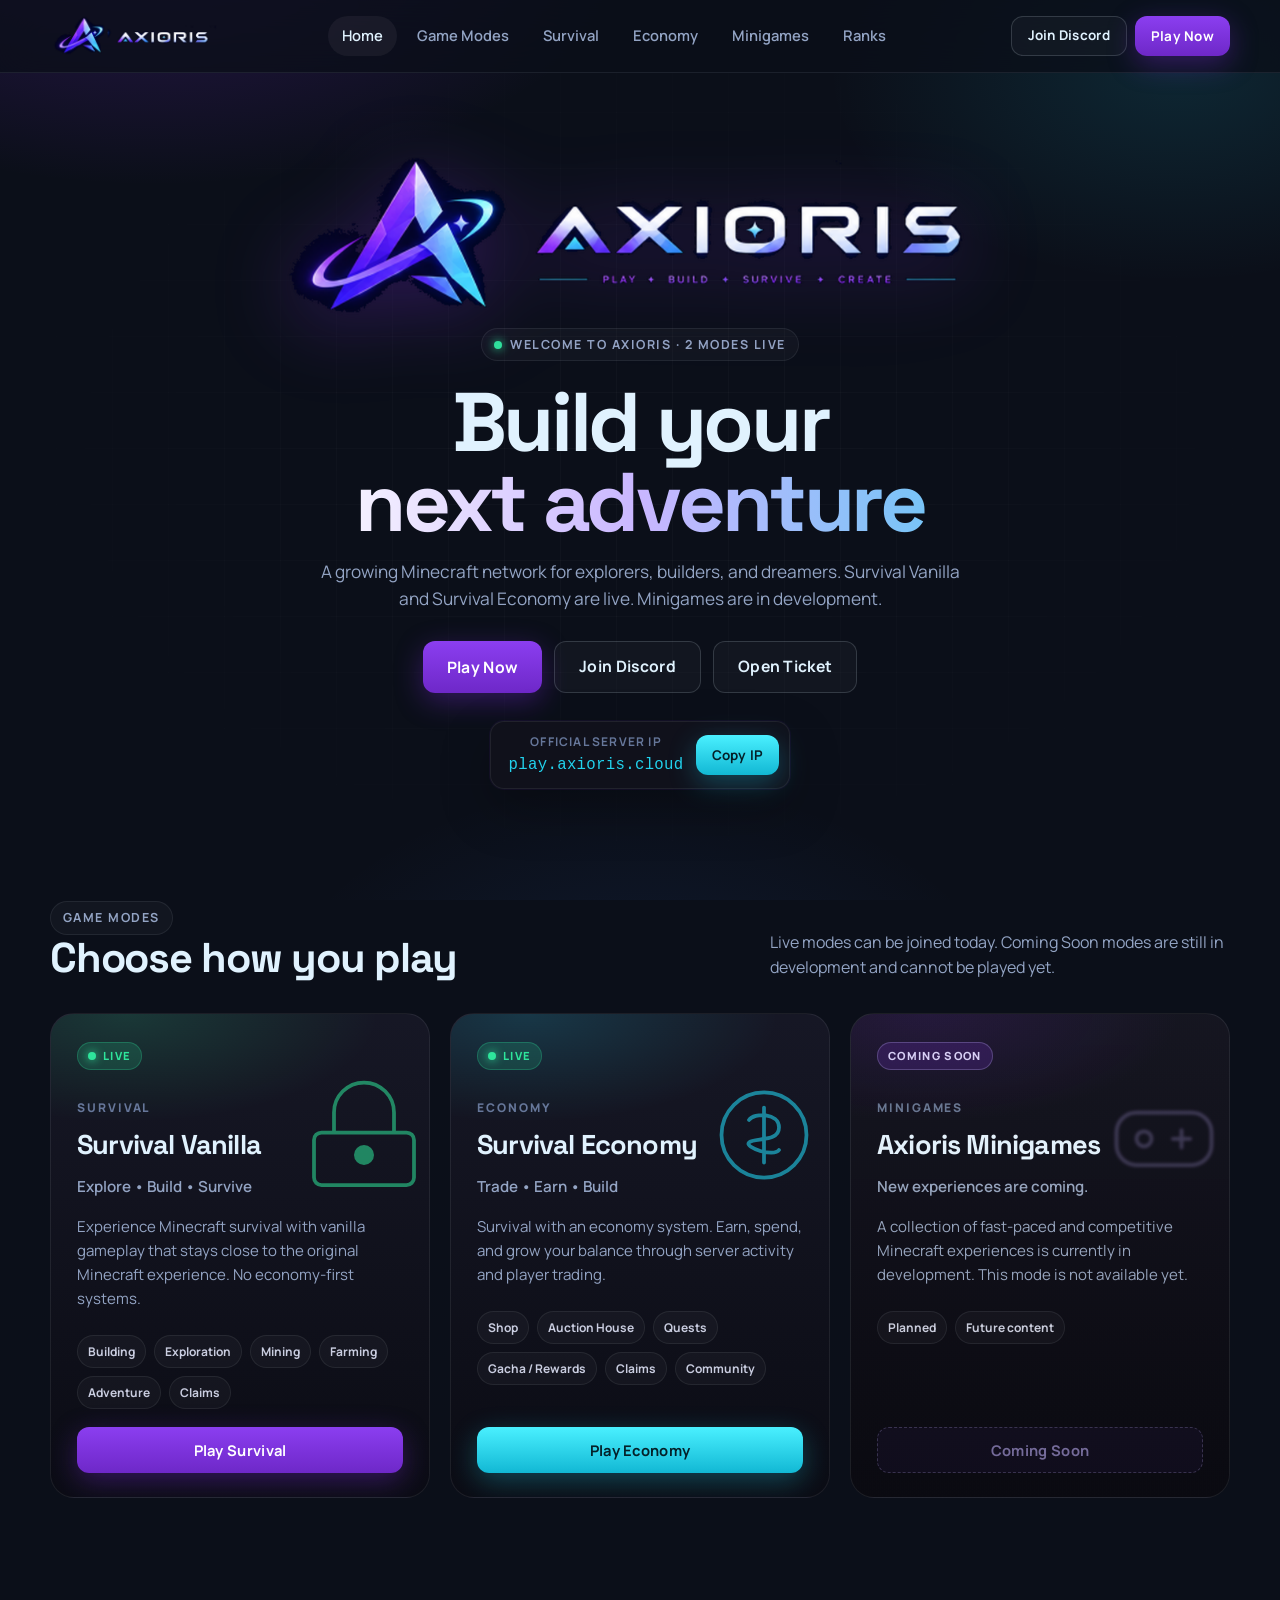
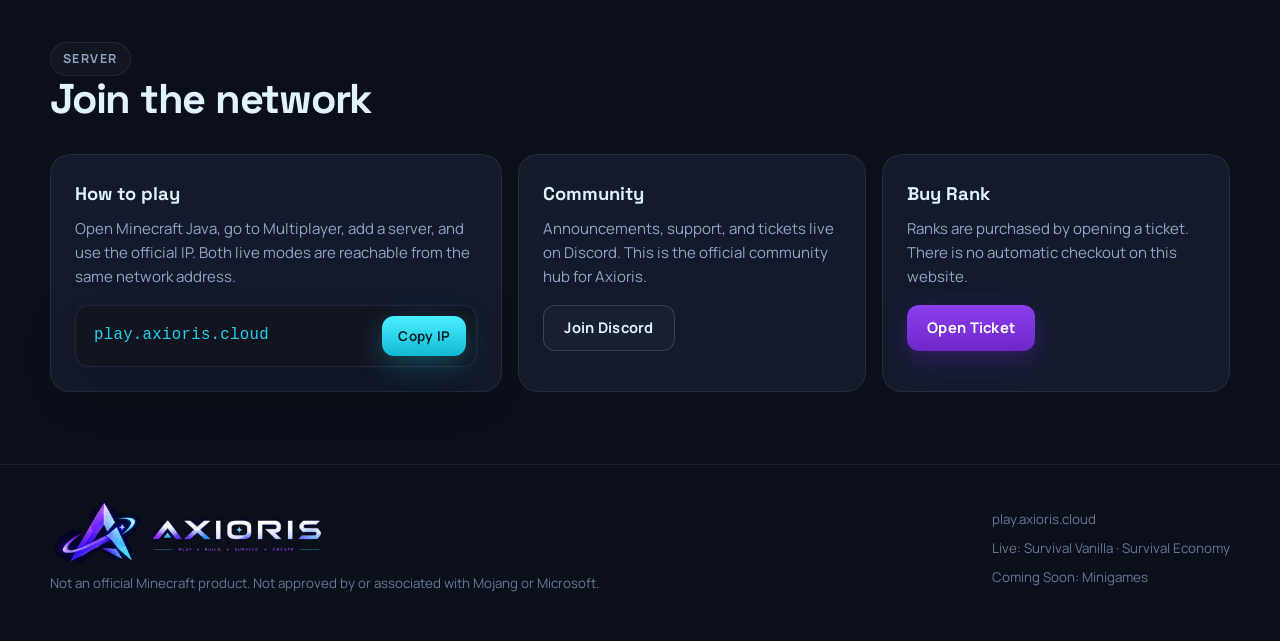
<file: index.html>
<!DOCTYPE html>
<html lang="en">
<head>
  <meta charset="UTF-8" />
  <meta name="viewport" content="width=device-width, initial-scale=1.0" />
  <title>Axioris — Play · Build · Survive · Create</title>
  <meta name="description" content="Axioris is a growing Minecraft network. Play Survival Vanilla and Survival Economy now. Minigames coming soon." />
  <link rel="icon" type="image/png" href="img/favicon.png" />
  <link rel="apple-touch-icon" href="img/favicon.png" />
  <link rel="preconnect" href="https://fonts.googleapis.com" />
  <link rel="preconnect" href="https://fonts.gstatic.com" crossorigin />
  <link href="https://fonts.googleapis.com/css2?family=Manrope:wght@400;500;600;700;800&family=Space+Grotesk:wght@500;600;700&display=swap" rel="stylesheet" />
  <link rel="stylesheet" href="css/style.css" />
</head>
<body>
  <div class="bg-grid"></div>
  <header class="nav">
    <div class="wrap nav-inner">
      <a class="logo" href="index.html"><img src="img/lockup-nav.png" alt="Axioris" /></a>
      <nav class="nav-links">
        <a class="active" href="index.html">Home</a>
        <a href="#modes">Game Modes</a>
        <a href="survival.html">Survival</a>
        <a href="economy.html">Economy</a>
        <a href="minigames.html">Minigames</a>
        <a href="ranks.html">Ranks</a>
      </nav>
      <div class="nav-cta">
        <a class="btn btn-ghost btn-sm" href="https://discord.gg/NhudFGBvV" target="_blank" rel="noopener">Join Discord</a>
        <button class="btn btn-primary btn-sm" data-copy-ip>Play Now</button>
      </div>
      <button class="menu-btn" onclick="toggleMenu()" aria-label="Menu">☰</button>
    </div>
    <div class="mobile-menu wrap">
      <a href="#modes">Game Modes</a>
      <a href="survival.html">Survival</a>
      <a href="economy.html">Economy</a>
      <a href="minigames.html">Minigames</a>
      <a href="ranks.html">Ranks</a>
      <a href="https://discord.gg/NhudFGBvV" target="_blank" rel="noopener">Join Discord</a>
    </div>
  </header>

  <main>
    <section class="hero wrap">
      <img class="logo-hero" src="img/lockup-full.png" alt="Axioris — Play, Build, Survive, Create" />
      <div class="eyebrow"><span class="dot dot-live"></span> Welcome to Axioris · 2 modes live</div>
      <h1>Build your<span>next adventure</span></h1>
      <p class="lead">A growing Minecraft network for explorers, builders, and dreamers. Survival Vanilla and Survival Economy are live. Minigames are in development.</p>
      <div class="hero-actions">
        <button class="btn btn-primary btn-lg" data-copy-ip>Play Now</button>
        <a class="btn btn-ghost btn-lg" href="https://discord.gg/NhudFGBvV" target="_blank" rel="noopener">Join Discord</a>
        <a class="btn btn-ghost btn-lg" href="ranks.html">Open Ticket</a>
      </div>
      <div class="ip-bar">
        <div>
          <div class="ip-label">Official Server IP</div>
          <code>play.axioris.cloud</code>
        </div>
        <button class="btn btn-cyan btn-sm" data-copy-ip>Copy IP</button>
      </div>
    </section>

    <section id="modes">
      <div class="wrap">
        <div class="section-head">
          <div>
            <div class="eyebrow">Game Modes</div>
            <h2>Choose how you play</h2>
          </div>
          <p>Live modes can be joined today. Coming Soon modes are still in development and cannot be played yet.</p>
        </div>

        <div class="mode-grid">
          <article class="mode-card survival">
            <svg class="mode-art" viewBox="0 0 120 120" fill="none" aria-hidden="true">
              <rect x="20" y="58" width="80" height="42" rx="6" stroke="#2ee59b" stroke-width="3"/>
              <path d="M36 58V42a24 24 0 0 1 48 0v16" stroke="#2ee59b" stroke-width="3"/>
              <circle cx="60" cy="76" r="8" fill="#2ee59b"/>
            </svg>
            <span class="badge badge-live"><span class="dot dot-live"></span> Live</span>
            <div class="mode-kicker">Survival</div>
            <h3>Survival Vanilla</h3>
            <p class="mode-tags">Explore • Build • Survive</p>
            <p class="mode-desc">Experience Minecraft survival with vanilla gameplay that stays close to the original Minecraft experience. No economy-first systems.</p>
            <div class="chips">
              <span class="chip">Building</span>
              <span class="chip">Exploration</span>
              <span class="chip">Mining</span>
              <span class="chip">Farming</span>
              <span class="chip">Adventure</span>
              <span class="chip">Claims</span>
            </div>
            <div class="spacer"></div>
            <a class="btn btn-primary" href="survival.html">Play Survival</a>
          </article>

          <article class="mode-card economy">
            <svg class="mode-art" viewBox="0 0 120 120" fill="none" aria-hidden="true">
              <circle cx="60" cy="60" r="34" stroke="#22e0ff" stroke-width="3"/>
              <path d="M60 38v44M48 48c4-6 24-6 24 6s-20 8-24 12 20 12 24 6" stroke="#22e0ff" stroke-width="3" stroke-linecap="round"/>
            </svg>
            <span class="badge badge-live"><span class="dot dot-live"></span> Live</span>
            <div class="mode-kicker">Economy</div>
            <h3>Survival Economy</h3>
            <p class="mode-tags">Trade • Earn • Build</p>
            <p class="mode-desc">Survival with an economy system. Earn, spend, and grow your balance through server activity and player trading.</p>
            <div class="chips">
              <span class="chip">Shop</span>
              <span class="chip">Auction House</span>
              <span class="chip">Quests</span>
              <span class="chip">Gacha / Rewards</span>
              <span class="chip">Claims</span>
              <span class="chip">Community</span>
            </div>
            <div class="spacer"></div>
            <a class="btn btn-cyan" href="economy.html" style="color:#042028">Play Economy</a>
          </article>

          <article class="mode-card minigames">
            <svg class="mode-art" viewBox="0 0 120 120" fill="none" aria-hidden="true">
              <rect x="22" y="42" width="76" height="42" rx="16" stroke="#b7a4ff" stroke-width="3"/>
              <circle cx="44" cy="63" r="6" stroke="#b7a4ff" stroke-width="3"/>
              <path d="M74 56v14M67 63h14" stroke="#b7a4ff" stroke-width="3" stroke-linecap="round"/>
            </svg>
            <span class="badge badge-soon">Coming Soon</span>
            <div class="mode-kicker">Minigames</div>
            <h3>Axioris Minigames</h3>
            <p class="mode-tags">New experiences are coming.</p>
            <p class="mode-desc">A collection of fast-paced and competitive Minecraft experiences is currently in development. This mode is not available yet.</p>
            <div class="chips">
              <span class="chip">Planned</span>
              <span class="chip">Future content</span>
            </div>
            <div class="spacer"></div>
            <a class="btn btn-soon" href="minigames.html">Coming Soon</a>
          </article>
        </div>
      </div>
    </section>

    <section>
      <div class="wrap">
        <div class="section-head">
          <div>
            <div class="eyebrow">Server</div>
            <h2>Join the network</h2>
          </div>
        </div>
        <div class="info-grid">
          <article class="info-card">
            <h3>How to play</h3>
            <p>Open Minecraft Java, go to Multiplayer, add a server, and use the official IP. Both live modes are reachable from the same network address.</p>
            <div class="ip-bar" style="width:100%; justify-content:space-between;">
              <code>play.axioris.cloud</code>
              <button class="btn btn-cyan btn-sm" data-copy-ip>Copy IP</button>
            </div>
          </article>
          <article class="info-card">
            <h3>Community</h3>
            <p>Announcements, support, and tickets live on Discord. This is the official community hub for Axioris.</p>
            <a class="btn btn-ghost" href="https://discord.gg/NhudFGBvV" target="_blank" rel="noopener">Join Discord</a>
          </article>
          <article class="info-card">
            <h3>Buy Rank</h3>
            <p>Ranks are purchased by opening a ticket. There is no automatic checkout on this website.</p>
            <a class="btn btn-primary" href="ranks.html">Open Ticket</a>
          </article>
        </div>
      </div>
    </section>
  </main>

  <footer>
    <div class="wrap foot">
      <div>
        <a class="logo logo-foot" href="index.html"><img src="img/lockup-full.png" alt="Axioris" /></a>
        <small>Not an official Minecraft product. Not approved by or associated with Mojang or Microsoft.</small>
      </div>
      <div>
        <small>play.axioris.cloud</small>
        <small>Live: Survival Vanilla · Survival Economy</small>
        <small>Coming Soon: Minigames</small>
      </div>
    </div>
  </footer>
  <script src="js/main.js"></script>
</body>
</html>
</file>
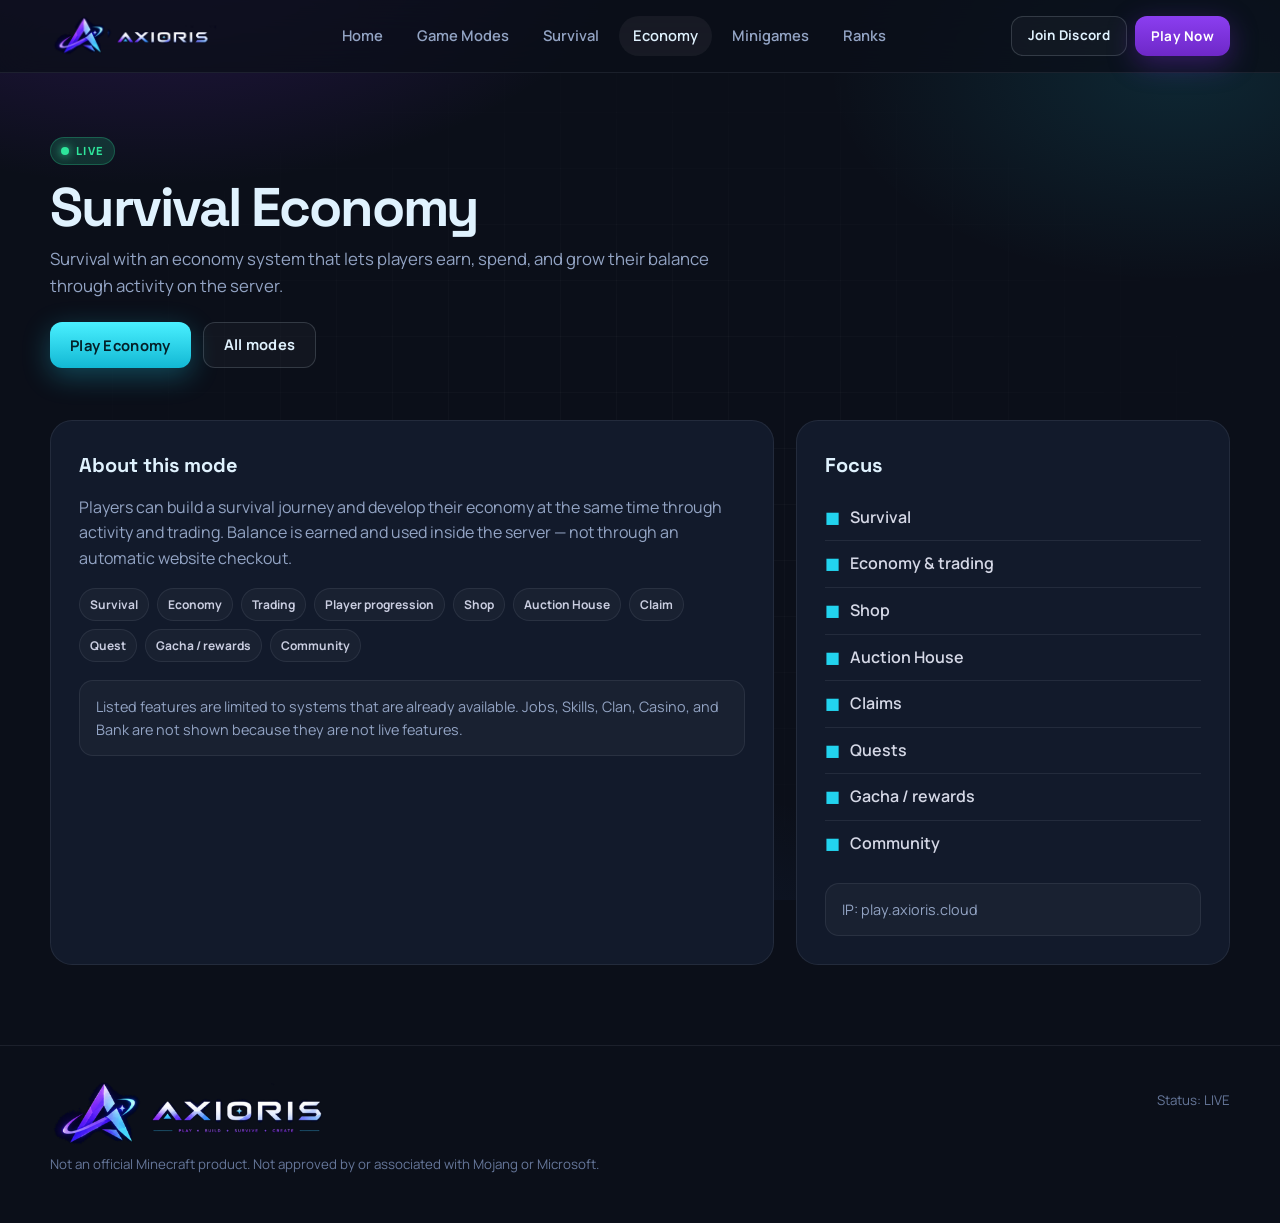
<file: economy.html>
<!DOCTYPE html>
<html lang="en">
<head>
  <meta charset="UTF-8" />
  <meta name="viewport" content="width=device-width, initial-scale=1.0" />
  <title>Survival Economy — Axioris</title>
  <link rel="icon" type="image/png" href="img/favicon.png" />
  <link rel="apple-touch-icon" href="img/favicon.png" />
  <link rel="preconnect" href="https://fonts.googleapis.com" />
  <link rel="preconnect" href="https://fonts.gstatic.com" crossorigin />
  <link href="https://fonts.googleapis.com/css2?family=Manrope:wght@400;500;600;700;800&family=Space+Grotesk:wght@500;600;700&display=swap" rel="stylesheet" />
  <link rel="stylesheet" href="css/style.css" />
</head>
<body>
  <div class="bg-grid"></div>
  <header class="nav">
    <div class="wrap nav-inner">
      <a class="logo" href="index.html"><img src="img/lockup-nav.png" alt="Axioris" /></a>
      <nav class="nav-links">
        <a href="index.html">Home</a>
        <a href="index.html#modes">Game Modes</a>
        <a href="survival.html">Survival</a>
        <a class="active" href="economy.html">Economy</a>
        <a href="minigames.html">Minigames</a>
        <a href="ranks.html">Ranks</a>
      </nav>
      <div class="nav-cta">
        <a class="btn btn-ghost btn-sm" href="https://discord.gg/NhudFGBvV" target="_blank" rel="noopener">Join Discord</a>
        <button class="btn btn-primary btn-sm" data-copy-ip>Play Now</button>
      </div>
      <button class="menu-btn" onclick="toggleMenu()" aria-label="Menu">☰</button>
    </div>
    <div class="mobile-menu wrap">
      <a href="index.html#modes">Game Modes</a>
      <a href="survival.html">Survival</a>
      <a href="economy.html">Economy</a>
      <a href="minigames.html">Minigames</a>
      <a href="ranks.html">Ranks</a>
    </div>
  </header>

  <main class="wrap">
    <section class="page-hero">
      <span class="badge badge-live"><span class="dot dot-live"></span> Live</span>
      <h1>Survival Economy</h1>
      <p>Survival with an economy system that lets players earn, spend, and grow their balance through activity on the server.</p>
      <div class="hero-actions" style="justify-content:flex-start; margin-top:22px;">
        <button class="btn btn-cyan" data-copy-ip style="color:#042028">Play Economy</button>
        <a class="btn btn-ghost" href="index.html#modes">All modes</a>
      </div>
    </section>

    <div class="detail-grid">
      <div class="panel">
        <h2>About this mode</h2>
        <p style="color:var(--muted); margin-bottom:16px;">Players can build a survival journey and develop their economy at the same time through activity and trading. Balance is earned and used inside the server — not through an automatic website checkout.</p>
        <div class="chips">
          <span class="chip">Survival</span>
          <span class="chip">Economy</span>
          <span class="chip">Trading</span>
          <span class="chip">Player progression</span>
          <span class="chip">Shop</span>
          <span class="chip">Auction House</span>
          <span class="chip">Claim</span>
          <span class="chip">Quest</span>
          <span class="chip">Gacha / rewards</span>
          <span class="chip">Community</span>
        </div>
        <div class="note">Listed features are limited to systems that are already available. Jobs, Skills, Clan, Casino, and Bank are not shown because they are not live features.</div>
      </div>
      <aside class="panel">
        <h2>Focus</h2>
        <ul class="focus-list">
          <li><span>■</span> Survival</li>
          <li><span>■</span> Economy &amp; trading</li>
          <li><span>■</span> Shop</li>
          <li><span>■</span> Auction House</li>
          <li><span>■</span> Claims</li>
          <li><span>■</span> Quests</li>
          <li><span>■</span> Gacha / rewards</li>
          <li><span>■</span> Community</li>
        </ul>
        <div class="note">IP: play.axioris.cloud</div>
      </aside>
    </div>
  </main>

  <footer>
    <div class="wrap foot">
      <div>
        <a class="logo logo-foot" href="index.html"><img src="img/lockup-full.png" alt="Axioris" /></a>
        <small>Not an official Minecraft product. Not approved by or associated with Mojang or Microsoft.</small>
      </div>
      <small>Status: LIVE</small>
    </div>
  </footer>
  <script src="js/main.js"></script>
</body>
</html>
</file>
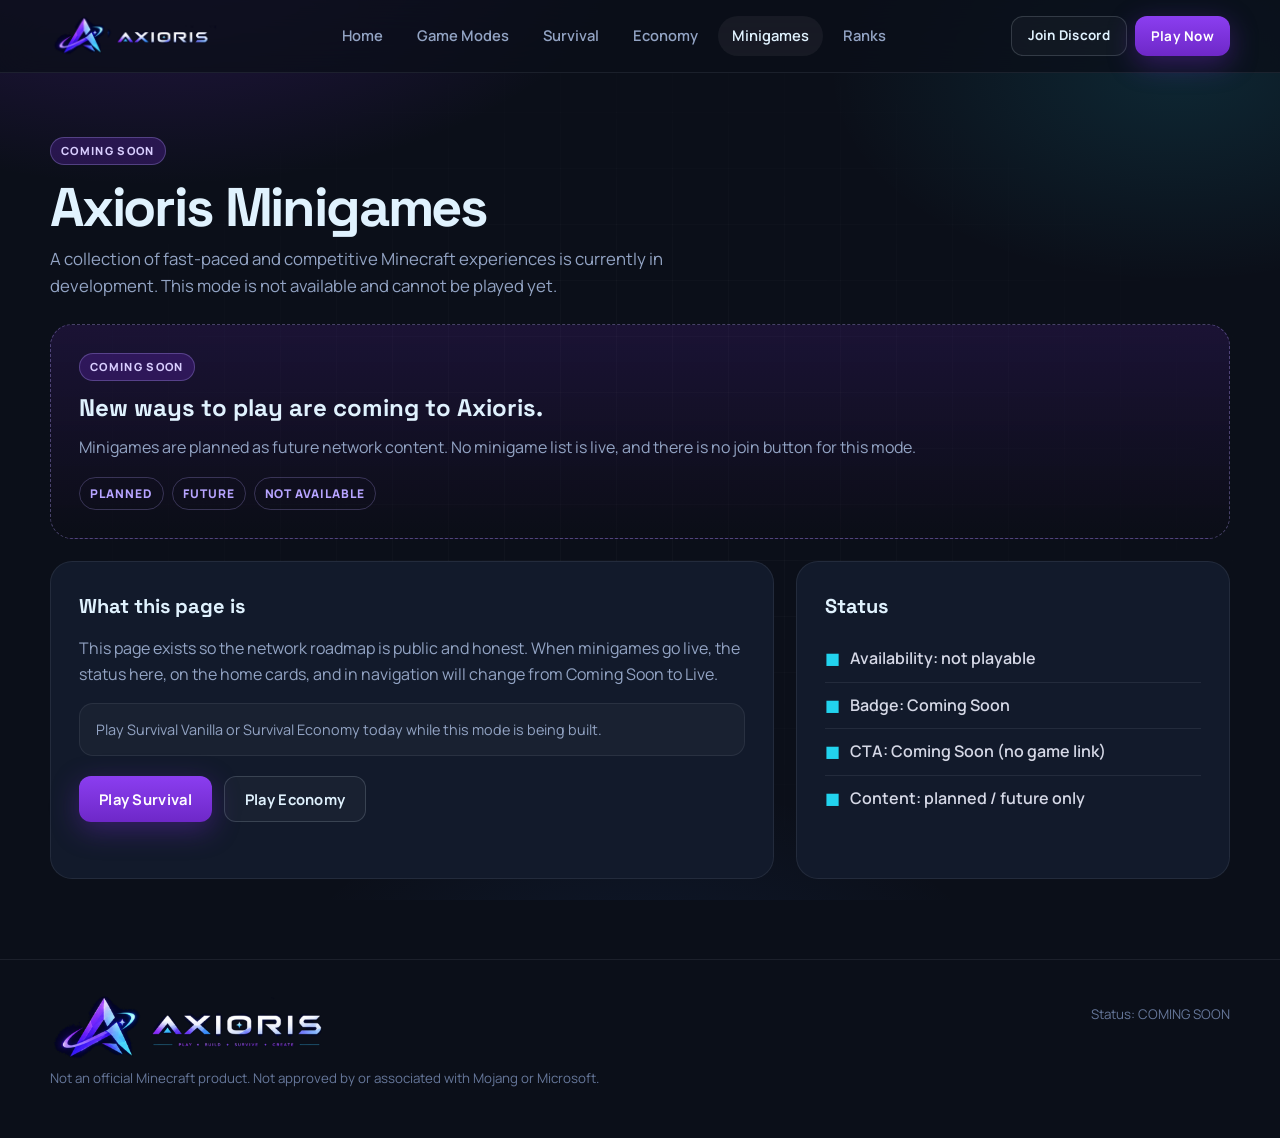
<file: minigames.html>
<!DOCTYPE html>
<html lang="en">
<head>
  <meta charset="UTF-8" />
  <meta name="viewport" content="width=device-width, initial-scale=1.0" />
  <title>Minigames — Coming Soon · Axioris</title>
  <link rel="icon" type="image/png" href="img/favicon.png" />
  <link rel="apple-touch-icon" href="img/favicon.png" />
  <link rel="preconnect" href="https://fonts.googleapis.com" />
  <link rel="preconnect" href="https://fonts.gstatic.com" crossorigin />
  <link href="https://fonts.googleapis.com/css2?family=Manrope:wght@400;500;600;700;800&family=Space+Grotesk:wght@500;600;700&display=swap" rel="stylesheet" />
  <link rel="stylesheet" href="css/style.css" />
</head>
<body>
  <div class="bg-grid"></div>
  <header class="nav">
    <div class="wrap nav-inner">
      <a class="logo" href="index.html"><img src="img/lockup-nav.png" alt="Axioris" /></a>
      <nav class="nav-links">
        <a href="index.html">Home</a>
        <a href="index.html#modes">Game Modes</a>
        <a href="survival.html">Survival</a>
        <a href="economy.html">Economy</a>
        <a class="active" href="minigames.html">Minigames</a>
        <a href="ranks.html">Ranks</a>
      </nav>
      <div class="nav-cta">
        <a class="btn btn-ghost btn-sm" href="https://discord.gg/NhudFGBvV" target="_blank" rel="noopener">Join Discord</a>
        <button class="btn btn-primary btn-sm" data-copy-ip>Play Now</button>
      </div>
      <button class="menu-btn" onclick="toggleMenu()" aria-label="Menu">☰</button>
    </div>
    <div class="mobile-menu wrap">
      <a href="index.html#modes">Game Modes</a>
      <a href="survival.html">Survival</a>
      <a href="economy.html">Economy</a>
      <a href="minigames.html">Minigames</a>
      <a href="ranks.html">Ranks</a>
    </div>
  </header>

  <main class="wrap">
    <section class="page-hero">
      <span class="badge badge-soon">Coming Soon</span>
      <h1>Axioris Minigames</h1>
      <p>A collection of fast-paced and competitive Minecraft experiences is currently in development. This mode is not available and cannot be played yet.</p>
    </section>

    <div class="soon-banner">
      <span class="badge badge-soon">Coming Soon</span>
      <h2>New ways to play are coming to Axioris.</h2>
      <p>Minigames are planned as future network content. No minigame list is live, and there is no join button for this mode.</p>
      <div class="planned">
        <span>Planned</span>
        <span>Future</span>
        <span>Not available</span>
      </div>
    </div>

    <div class="detail-grid" style="padding-top:0;">
      <div class="panel">
        <h2>What this page is</h2>
        <p style="color:var(--muted);">This page exists so the network roadmap is public and honest. When minigames go live, the status here, on the home cards, and in navigation will change from Coming Soon to Live.</p>
        <div class="note">Play Survival Vanilla or Survival Economy today while this mode is being built.</div>
        <div class="hero-actions" style="justify-content:flex-start; margin-top:20px;">
          <a class="btn btn-primary" href="survival.html">Play Survival</a>
          <a class="btn btn-ghost" href="economy.html">Play Economy</a>
        </div>
      </div>
      <aside class="panel">
        <h2>Status</h2>
        <ul class="focus-list">
          <li><span>■</span> Availability: not playable</li>
          <li><span>■</span> Badge: Coming Soon</li>
          <li><span>■</span> CTA: Coming Soon (no game link)</li>
          <li><span>■</span> Content: planned / future only</li>
        </ul>
      </aside>
    </div>
  </main>

  <footer>
    <div class="wrap foot">
      <div>
        <a class="logo logo-foot" href="index.html"><img src="img/lockup-full.png" alt="Axioris" /></a>
        <small>Not an official Minecraft product. Not approved by or associated with Mojang or Microsoft.</small>
      </div>
      <small>Status: COMING SOON</small>
    </div>
  </footer>
  <script src="js/main.js"></script>
</body>
</html>
</file>
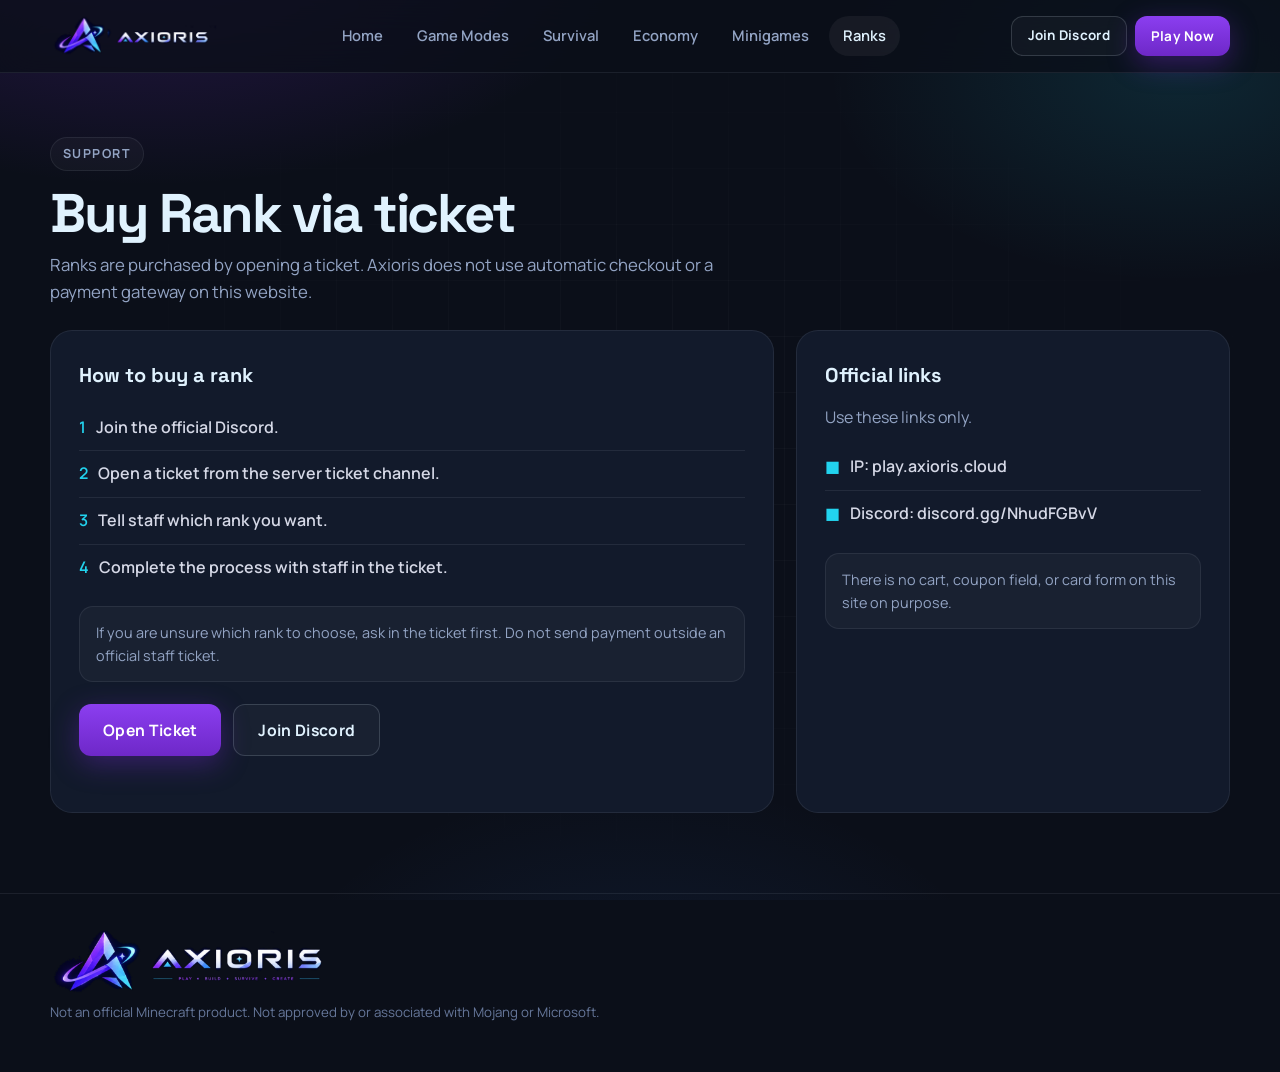
<file: ranks.html>
<!DOCTYPE html>
<html lang="en">
<head>
  <meta charset="UTF-8" />
  <meta name="viewport" content="width=device-width, initial-scale=1.0" />
  <title>Buy Rank — Open Ticket · Axioris</title>
  <link rel="icon" type="image/png" href="img/favicon.png" />
  <link rel="apple-touch-icon" href="img/favicon.png" />
  <link rel="preconnect" href="https://fonts.googleapis.com" />
  <link rel="preconnect" href="https://fonts.gstatic.com" crossorigin />
  <link href="https://fonts.googleapis.com/css2?family=Manrope:wght@400;500;600;700;800&family=Space+Grotesk:wght@500;600;700&display=swap" rel="stylesheet" />
  <link rel="stylesheet" href="css/style.css" />
</head>
<body>
  <div class="bg-grid"></div>
  <header class="nav">
    <div class="wrap nav-inner">
      <a class="logo" href="index.html"><img src="img/lockup-nav.png" alt="Axioris" /></a>
      <nav class="nav-links">
        <a href="index.html">Home</a>
        <a href="index.html#modes">Game Modes</a>
        <a href="survival.html">Survival</a>
        <a href="economy.html">Economy</a>
        <a href="minigames.html">Minigames</a>
        <a class="active" href="ranks.html">Ranks</a>
      </nav>
      <div class="nav-cta">
        <a class="btn btn-ghost btn-sm" href="https://discord.gg/NhudFGBvV" target="_blank" rel="noopener">Join Discord</a>
        <button class="btn btn-primary btn-sm" data-copy-ip>Play Now</button>
      </div>
      <button class="menu-btn" onclick="toggleMenu()" aria-label="Menu">☰</button>
    </div>
    <div class="mobile-menu wrap">
      <a href="index.html#modes">Game Modes</a>
      <a href="survival.html">Survival</a>
      <a href="economy.html">Economy</a>
      <a href="minigames.html">Minigames</a>
      <a href="ranks.html">Ranks</a>
    </div>
  </header>

  <main class="wrap">
    <section class="page-hero">
      <div class="eyebrow">Support</div>
      <h1>Buy Rank via ticket</h1>
      <p>Ranks are purchased by opening a ticket. Axioris does not use automatic checkout or a payment gateway on this website.</p>
    </section>

    <div class="detail-grid">
      <div class="panel">
        <h2>How to buy a rank</h2>
        <ul class="focus-list">
          <li><span>1</span> Join the official Discord.</li>
          <li><span>2</span> Open a ticket from the server ticket channel.</li>
          <li><span>3</span> Tell staff which rank you want.</li>
          <li><span>4</span> Complete the process with staff in the ticket.</li>
        </ul>
        <div class="note">If you are unsure which rank to choose, ask in the ticket first. Do not send payment outside an official staff ticket.</div>
        <div class="hero-actions" style="justify-content:flex-start; margin-top:22px;">
          <a class="btn btn-primary btn-lg" href="https://discord.gg/NhudFGBvV" target="_blank" rel="noopener">Open Ticket</a>
          <a class="btn btn-ghost btn-lg" href="https://discord.gg/NhudFGBvV" target="_blank" rel="noopener">Join Discord</a>
        </div>
      </div>
      <aside class="panel">
        <h2>Official links</h2>
        <p style="color:var(--muted); margin-bottom:14px;">Use these links only.</p>
        <ul class="focus-list">
          <li><span>■</span> IP: play.axioris.cloud</li>
          <li><span>■</span> Discord: discord.gg/NhudFGBvV</li>
        </ul>
        <div class="note">There is no cart, coupon field, or card form on this site on purpose.</div>
      </aside>
    </div>
  </main>

  <footer>
    <div class="wrap foot">
      <div>
        <a class="logo logo-foot" href="index.html"><img src="img/lockup-full.png" alt="Axioris" /></a>
        <small>Not an official Minecraft product. Not approved by or associated with Mojang or Microsoft.</small>
      </div>
    </div>
  </footer>
  <script src="js/main.js"></script>
</body>
</html>
</file>
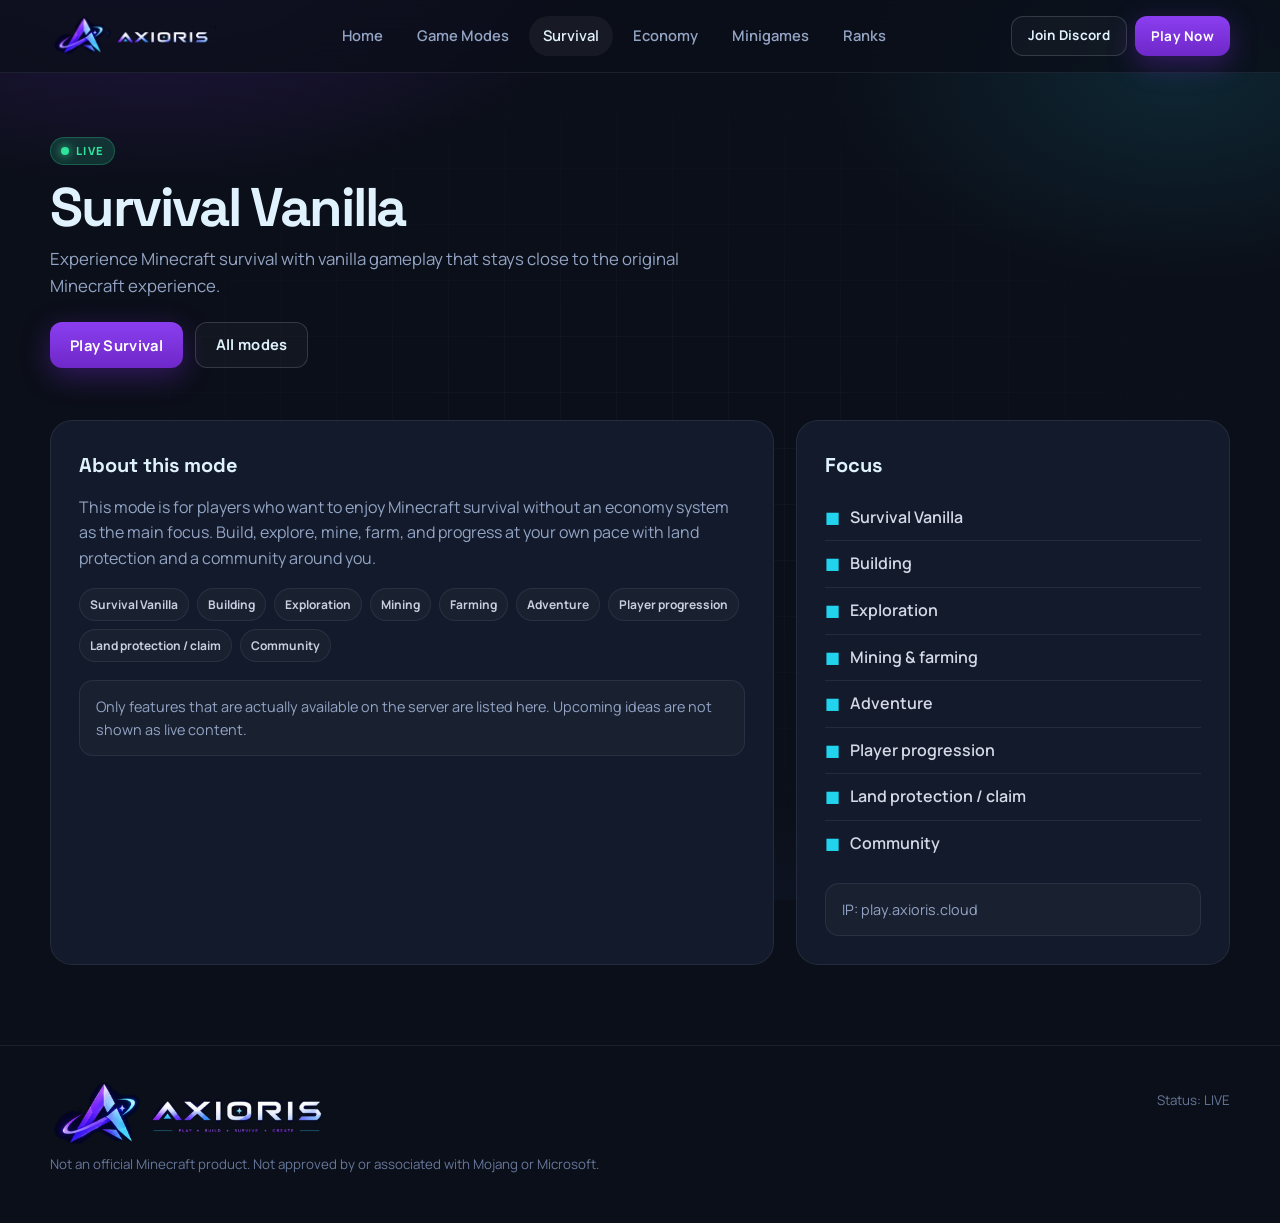
<file: survival.html>
<!DOCTYPE html>
<html lang="en">
<head>
  <meta charset="UTF-8" />
  <meta name="viewport" content="width=device-width, initial-scale=1.0" />
  <title>Survival Vanilla — Axioris</title>
  <link rel="icon" type="image/png" href="img/favicon.png" />
  <link rel="apple-touch-icon" href="img/favicon.png" />
  <link rel="preconnect" href="https://fonts.googleapis.com" />
  <link rel="preconnect" href="https://fonts.gstatic.com" crossorigin />
  <link href="https://fonts.googleapis.com/css2?family=Manrope:wght@400;500;600;700;800&family=Space+Grotesk:wght@500;600;700&display=swap" rel="stylesheet" />
  <link rel="stylesheet" href="css/style.css" />
</head>
<body>
  <div class="bg-grid"></div>
  <header class="nav">
    <div class="wrap nav-inner">
      <a class="logo" href="index.html"><img src="img/lockup-nav.png" alt="Axioris" /></a>
      <nav class="nav-links">
        <a href="index.html">Home</a>
        <a href="index.html#modes">Game Modes</a>
        <a class="active" href="survival.html">Survival</a>
        <a href="economy.html">Economy</a>
        <a href="minigames.html">Minigames</a>
        <a href="ranks.html">Ranks</a>
      </nav>
      <div class="nav-cta">
        <a class="btn btn-ghost btn-sm" href="https://discord.gg/NhudFGBvV" target="_blank" rel="noopener">Join Discord</a>
        <button class="btn btn-primary btn-sm" data-copy-ip>Play Now</button>
      </div>
      <button class="menu-btn" onclick="toggleMenu()" aria-label="Menu">☰</button>
    </div>
    <div class="mobile-menu wrap">
      <a href="index.html#modes">Game Modes</a>
      <a href="survival.html">Survival</a>
      <a href="economy.html">Economy</a>
      <a href="minigames.html">Minigames</a>
      <a href="ranks.html">Ranks</a>
    </div>
  </header>

  <main class="wrap">
    <section class="page-hero">
      <span class="badge badge-live"><span class="dot dot-live"></span> Live</span>
      <h1>Survival Vanilla</h1>
      <p>Experience Minecraft survival with vanilla gameplay that stays close to the original Minecraft experience.</p>
      <div class="hero-actions" style="justify-content:flex-start; margin-top:22px;">
        <button class="btn btn-primary" data-copy-ip>Play Survival</button>
        <a class="btn btn-ghost" href="index.html#modes">All modes</a>
      </div>
    </section>

    <div class="detail-grid">
      <div class="panel">
        <h2>About this mode</h2>
        <p style="color:var(--muted); margin-bottom:16px;">This mode is for players who want to enjoy Minecraft survival without an economy system as the main focus. Build, explore, mine, farm, and progress at your own pace with land protection and a community around you.</p>
        <div class="chips">
          <span class="chip">Survival Vanilla</span>
          <span class="chip">Building</span>
          <span class="chip">Exploration</span>
          <span class="chip">Mining</span>
          <span class="chip">Farming</span>
          <span class="chip">Adventure</span>
          <span class="chip">Player progression</span>
          <span class="chip">Land protection / claim</span>
          <span class="chip">Community</span>
        </div>
        <div class="note">Only features that are actually available on the server are listed here. Upcoming ideas are not shown as live content.</div>
      </div>
      <aside class="panel">
        <h2>Focus</h2>
        <ul class="focus-list">
          <li><span>■</span> Survival Vanilla</li>
          <li><span>■</span> Building</li>
          <li><span>■</span> Exploration</li>
          <li><span>■</span> Mining &amp; farming</li>
          <li><span>■</span> Adventure</li>
          <li><span>■</span> Player progression</li>
          <li><span>■</span> Land protection / claim</li>
          <li><span>■</span> Community</li>
        </ul>
        <div class="note">IP: play.axioris.cloud</div>
      </aside>
    </div>
  </main>

  <footer>
    <div class="wrap foot">
      <div>
        <a class="logo logo-foot" href="index.html"><img src="img/lockup-full.png" alt="Axioris" /></a>
        <small>Not an official Minecraft product. Not approved by or associated with Mojang or Microsoft.</small>
      </div>
      <small>Status: LIVE</small>
    </div>
  </footer>
  <script src="js/main.js"></script>
</body>
</html>
</file>
<file: css/style.css>
:root {
  --bg: #0b0f19;
  --bg-elev: #0e1422;
  --surface: #121a2b;
  --surface-2: #172136;
  --border: rgba(224, 242, 254, 0.08);
  --border-strong: rgba(224, 242, 254, 0.16);
  --text: #e0f2fe;
  --muted: #93a4c4;
  --dim: #66779a;
  --purple: #6e28c8;
  --purple-bright: #8b3ef0;
  --purple-soft: rgba(110, 40, 200, 0.22);
  --blue: #3b82f6;
  --cyan: #22d3ee;
  --cyan-soft: rgba(34, 211, 238, 0.16);
  --green: #2ee59b;
  --green-soft: rgba(46, 229, 155, 0.16);
  --soon: #b7a4ff;
  --gold: #f5c76a;
  --radius: 20px;
  --shadow: 0 24px 80px rgba(0, 0, 0, 0.45);
  --font: "Manrope", system-ui, sans-serif;
  --display: "Space Grotesk", "Manrope", system-ui, sans-serif;
}

*, *::before, *::after { box-sizing: border-box; margin: 0; padding: 0; }
html { scroll-behavior: smooth; }
body {
  font-family: var(--font);
  background: var(--bg);
  color: var(--text);
  line-height: 1.6;
  min-height: 100vh;
  overflow-x: hidden;
}
img { max-width: 100%; display: block; }
a { color: inherit; text-decoration: none; }
button { font-family: inherit; cursor: pointer; border: 0; background: none; color: inherit; }
ul { list-style: none; }

.bg-grid {
  position: fixed;
  inset: 0;
  z-index: -2;
  background:
    radial-gradient(900px 500px at 12% -10%, rgba(110, 40, 200, 0.32), transparent 55%),
    radial-gradient(700px 420px at 92% 8%, rgba(34, 211, 238, 0.12), transparent 50%),
    radial-gradient(800px 600px at 50% 120%, rgba(59, 130, 246, 0.12), transparent 50%),
    var(--bg);
}
.bg-grid::after {
  content: "";
  position: absolute;
  inset: 0;
  background-image:
    linear-gradient(rgba(255,255,255,0.025) 1px, transparent 1px),
    linear-gradient(90deg, rgba(255,255,255,0.025) 1px, transparent 1px);
  background-size: 56px 56px;
  mask-image: radial-gradient(ellipse at center, black 20%, transparent 75%);
  pointer-events: none;
}

.wrap {
  width: min(1180px, calc(100% - 40px));
  margin: 0 auto;
}

/* NAV */
.nav {
  position: sticky;
  top: 0;
  z-index: 50;
  backdrop-filter: blur(18px);
  background: rgba(11, 15, 25, 0.78);
  border-bottom: 1px solid var(--border);
}
.nav-inner {
  display: flex;
  align-items: center;
  justify-content: space-between;
  height: 72px;
  gap: 24px;
}
.logo {
  display: flex;
  align-items: center;
  gap: 0;
  line-height: 0;
}
.logo img,
.logo-img {
  display: block;
  height: 42px;
  width: auto;
  max-width: 220px;
  object-fit: contain;
  object-position: left center;
}
.logo-hero {
  width: min(720px, 100%);
  height: auto;
  margin: 0 auto 10px;
  filter: drop-shadow(0 12px 40px rgba(110, 40, 200, 0.35));
}
.logo-foot img {
  height: 64px;
  max-width: min(420px, 100%);
}
.nav-links {
  display: flex;
  align-items: center;
  gap: 6px;
}
.nav-links a {
  padding: 8px 14px;
  color: var(--muted);
  font-size: 0.92rem;
  font-weight: 600;
  border-radius: 999px;
  transition: 0.2s ease;
}
.nav-links a:hover,
.nav-links a.active {
  color: var(--text);
  background: rgba(255,255,255,0.05);
}
.nav-cta { display: flex; gap: 8px; }
.menu-btn {
  display: none;
  width: 42px;
  height: 42px;
  border: 1px solid var(--border);
  border-radius: 12px;
  place-items: center;
}

/* BUTTONS */
.btn {
  display: inline-flex;
  align-items: center;
  justify-content: center;
  gap: 8px;
  height: 46px;
  padding: 0 20px;
  border-radius: 12px;
  font-weight: 700;
  font-size: 0.92rem;
  letter-spacing: 0.02em;
  transition: transform 0.18s ease, box-shadow 0.18s ease, background 0.18s ease, opacity 0.18s ease;
  white-space: nowrap;
}
.btn:hover { transform: translateY(-1px); }
.btn:active { transform: translateY(0); }
.btn-primary {
  background: linear-gradient(180deg, #8b3ef0, var(--purple));
  color: white;
  box-shadow: 0 8px 28px rgba(110, 40, 200, 0.4);
}
.btn-primary:hover { box-shadow: 0 12px 34px rgba(110, 40, 200, 0.55); }
.btn-cyan {
  background: linear-gradient(180deg, #4af0ff, #12b8d4);
  color: #042028;
  box-shadow: 0 8px 28px rgba(34, 224, 255, 0.28);
}
.btn-ghost {
  border: 1px solid var(--border-strong);
  background: rgba(255,255,255,0.03);
  color: var(--text);
}
.btn-ghost:hover { background: rgba(255,255,255,0.07); }
.btn-soon {
  border: 1px dashed rgba(183, 164, 255, 0.4);
  color: var(--soon);
  background: rgba(110, 40, 200, 0.12);
  cursor: not-allowed;
  opacity: 0.85;
}
.btn-soon:hover { transform: none; }
.btn-sm { height: 40px; padding: 0 16px; font-size: 0.84rem; }
.btn-lg { height: 52px; padding: 0 24px; font-size: 0.98rem; }

/* HERO */
.hero {
  padding: 84px 0 40px;
  text-align: center;
  position: relative;
}
.eyebrow {
  display: inline-flex;
  align-items: center;
  gap: 8px;
  padding: 6px 12px;
  border: 1px solid var(--border);
  border-radius: 999px;
  color: var(--muted);
  font-size: 0.78rem;
  font-weight: 700;
  letter-spacing: 0.12em;
  text-transform: uppercase;
  background: rgba(255,255,255,0.03);
}
.dot {
  width: 8px;
  height: 8px;
  border-radius: 50%;
  display: inline-block;
}
.dot-live {
  background: var(--green);
  box-shadow: 0 0 10px var(--green);
  animation: pulse 1.8s ease-in-out infinite;
}
.dot-soon {
  background: var(--soon);
  box-shadow: 0 0 10px rgba(183,164,255,0.7);
}
@keyframes pulse {
  0%, 100% { opacity: 1; transform: scale(1); }
  50% { opacity: 0.55; transform: scale(0.85); }
}
.hero h1 {
  font-family: var(--display);
  font-size: clamp(2.6rem, 7vw, 5.2rem);
  line-height: 0.95;
  letter-spacing: -0.04em;
  margin: 22px 0 16px;
}
.hero h1 span {
  display: block;
  background: linear-gradient(90deg, #fff 20%, #c9b6ff 50%, var(--cyan) 100%);
  -webkit-background-clip: text;
  background-clip: text;
  color: transparent;
}
.hero p.lead {
  max-width: 640px;
  margin: 0 auto 28px;
  color: var(--muted);
  font-size: 1.08rem;
}
.hero-actions {
  display: flex;
  justify-content: center;
  gap: 12px;
  flex-wrap: wrap;
  margin-bottom: 28px;
}
.ip-bar {
  display: inline-flex;
  align-items: center;
  gap: 12px;
  padding: 10px 10px 10px 18px;
  border: 1px solid var(--border);
  border-radius: 14px;
  background: rgba(18,18,28,0.8);
  box-shadow: 0 0 0 1px rgba(110,40,200,0.08), 0 20px 50px rgba(0,0,0,0.25);
}
.ip-bar code {
  font-family: ui-monospace, SFMono-Regular, Menlo, monospace;
  font-size: 0.98rem;
  color: var(--cyan);
  letter-spacing: 0.02em;
}
.ip-label { color: var(--dim); font-size: 0.75rem; font-weight: 700; letter-spacing: 0.1em; text-transform: uppercase; }

/* SECTIONS */
section { padding: 72px 0; }
.section-head {
  display: flex;
  align-items: flex-end;
  justify-content: space-between;
  gap: 24px;
  margin-bottom: 32px;
}
.section-head h2 {
  font-family: var(--display);
  font-size: clamp(1.8rem, 4vw, 2.6rem);
  letter-spacing: -0.03em;
  line-height: 1.1;
}
.section-head p { color: var(--muted); max-width: 460px; }

/* MODE CARDS */
.mode-grid {
  display: grid;
  grid-template-columns: repeat(3, 1fr);
  gap: 20px;
}
.mode-card {
  position: relative;
  border-radius: 24px;
  padding: 28px 26px 24px;
  background: linear-gradient(180deg, rgba(24,24,38,0.92), rgba(12,12,20,0.92));
  border: 1px solid var(--border);
  overflow: hidden;
  min-height: 420px;
  display: flex;
  flex-direction: column;
  transition: transform 0.25s ease, border-color 0.25s ease, box-shadow 0.25s ease;
}
.mode-card::before {
  content: "";
  position: absolute;
  inset: 0;
  pointer-events: none;
  background: radial-gradient(420px 180px at 20% 0%, var(--glow, rgba(110,40,200,0.18)), transparent 60%);
}
.mode-card:hover {
  transform: translateY(-6px);
  border-color: rgba(255,255,255,0.16);
  box-shadow: 0 24px 60px rgba(0,0,0,0.35), 0 0 40px var(--glow, rgba(110,40,200,0.12));
}
.mode-card.survival { --glow: rgba(46, 229, 155, 0.16); }
.mode-card.economy { --glow: rgba(34, 224, 255, 0.16); }
.mode-card.minigames {
  --glow: rgba(110, 40, 200, 0.22);
  filter: saturate(0.78);
}
.mode-card.minigames::after {
  content: "";
  position: absolute;
  inset: 0;
  background: linear-gradient(180deg, rgba(18,12,32,0.12), rgba(8,8,14,0.28));
  pointer-events: none;
}
.badge {
  display: inline-flex;
  align-items: center;
  gap: 7px;
  height: 28px;
  padding: 0 10px;
  border-radius: 999px;
  font-size: 0.7rem;
  font-weight: 800;
  letter-spacing: 0.12em;
  text-transform: uppercase;
  width: fit-content;
  position: relative;
  z-index: 1;
}
.badge-live {
  color: var(--green);
  background: var(--green-soft);
  border: 1px solid rgba(46,229,155,0.25);
}
.badge-soon {
  color: #d9ceff;
  background: rgba(110,40,200,0.28);
  border: 1px solid rgba(183,164,255,0.3);
}
.mode-kicker {
  margin-top: 28px;
  color: var(--dim);
  font-size: 0.75rem;
  font-weight: 800;
  letter-spacing: 0.16em;
  text-transform: uppercase;
  position: relative;
  z-index: 1;
}
.mode-card h3 {
  font-family: var(--display);
  font-size: 1.7rem;
  letter-spacing: -0.03em;
  margin: 6px 0 8px;
  position: relative;
  z-index: 1;
}
.mode-tags {
  color: var(--muted);
  font-weight: 600;
  font-size: 0.95rem;
  position: relative;
  z-index: 1;
}
.mode-desc {
  color: var(--muted);
  margin: 16px 0 20px;
  font-size: 0.94rem;
  position: relative;
  z-index: 1;
}
.mode-card .spacer { flex: 1; }
.mode-art {
  position: absolute;
  right: -10px;
  top: 46px;
  width: 150px;
  height: 150px;
  opacity: 0.55;
  pointer-events: none;
}
.mode-card.minigames .mode-art { filter: blur(1.5px); opacity: 0.32; }

/* INFO STRIP */
.info-grid {
  display: grid;
  grid-template-columns: 1.3fr 1fr 1fr;
  gap: 16px;
}
.info-card {
  background: var(--surface);
  border: 1px solid var(--border);
  border-radius: var(--radius);
  padding: 24px;
}
.info-card h3 {
  font-family: var(--display);
  font-size: 1.15rem;
  margin-bottom: 8px;
}
.info-card p { color: var(--muted); font-size: 0.94rem; margin-bottom: 16px; }

/* FEATURE LIST */
.chips {
  display: flex;
  flex-wrap: wrap;
  gap: 8px;
  margin: 4px 0 18px;
  position: relative;
  z-index: 1;
}
.chip {
  padding: 6px 10px;
  border-radius: 999px;
  border: 1px solid var(--border);
  background: rgba(255,255,255,0.03);
  color: #c9cde0;
  font-size: 0.75rem;
  font-weight: 700;
}

/* DETAIL PAGE */
.page-hero {
  padding: 64px 0 24px;
}
.page-hero h1 {
  font-family: var(--display);
  font-size: clamp(2rem, 5vw, 3.4rem);
  letter-spacing: -0.04em;
  line-height: 1.05;
  margin: 14px 0 10px;
}
.page-hero p { color: var(--muted); max-width: 680px; font-size: 1.05rem; }
.detail-grid {
  display: grid;
  grid-template-columns: 1.5fr 0.9fr;
  gap: 22px;
  padding-bottom: 80px;
}
.panel {
  background: var(--surface);
  border: 1px solid var(--border);
  border-radius: 22px;
  padding: 28px;
}
.panel h2 {
  font-family: var(--display);
  font-size: 1.25rem;
  margin-bottom: 14px;
}
.focus-list li {
  display: flex;
  gap: 10px;
  padding: 10px 0;
  border-bottom: 1px solid var(--border);
  color: #d5d8e6;
  font-weight: 600;
}
.focus-list li:last-child { border-bottom: 0; }
.focus-list li span {
  color: var(--cyan);
}
.note {
  margin-top: 16px;
  padding: 14px 16px;
  border-radius: 14px;
  background: rgba(255,255,255,0.03);
  border: 1px solid var(--border);
  color: var(--muted);
  font-size: 0.9rem;
}
.soon-banner {
  border: 1px dashed rgba(183,164,255,0.35);
  background: linear-gradient(180deg, rgba(110,40,200,0.16), rgba(12,12,20,0.4));
  border-radius: 22px;
  padding: 28px;
  margin-bottom: 22px;
}
.soon-banner h2 { font-family: var(--display); margin: 8px 0 8px; }
.soon-banner p { color: var(--muted); }
.planned {
  display: flex;
  gap: 8px;
  flex-wrap: wrap;
  margin-top: 16px;
}
.planned span {
  font-size: 0.75rem;
  font-weight: 800;
  letter-spacing: 0.08em;
  text-transform: uppercase;
  color: var(--soon);
  border: 1px solid rgba(183,164,255,0.25);
  padding: 6px 10px;
  border-radius: 999px;
}

/* FOOTER */
footer {
  border-top: 1px solid var(--border);
  padding: 36px 0 48px;
  color: var(--muted);
}
.foot {
  display: flex;
  justify-content: space-between;
  gap: 24px;
  flex-wrap: wrap;
}
.foot small { display: block; margin-top: 8px; color: var(--dim); }

.toast {
  position: fixed;
  bottom: 24px;
  left: 50%;
  transform: translateX(-50%) translateY(20px);
  background: #161625;
  border: 1px solid rgba(34,224,255,0.3);
  color: var(--text);
  padding: 12px 16px;
  border-radius: 12px;
  opacity: 0;
  pointer-events: none;
  transition: 0.25s ease;
  z-index: 80;
  font-weight: 700;
  box-shadow: var(--shadow);
}
.toast.show {
  opacity: 1;
  transform: translateX(-50%) translateY(0);
}

.mobile-menu {
  display: none;
  padding: 8px 20px 20px;
  border-top: 1px solid var(--border);
}
.mobile-menu a {
  display: block;
  padding: 12px 4px;
  color: var(--muted);
  font-weight: 700;
}

@media (max-width: 980px) {
  .mode-grid, .info-grid, .detail-grid { grid-template-columns: 1fr; }
  .nav-links, .nav-cta { display: none; }
  .menu-btn { display: grid; }
  .mobile-menu.open { display: block; }
  .section-head { flex-direction: column; align-items: flex-start; }
  .hero { padding-top: 56px; }
  .logo img { height: 34px; max-width: 168px; }
  .logo-foot img { height: 48px; }
}
</file>
